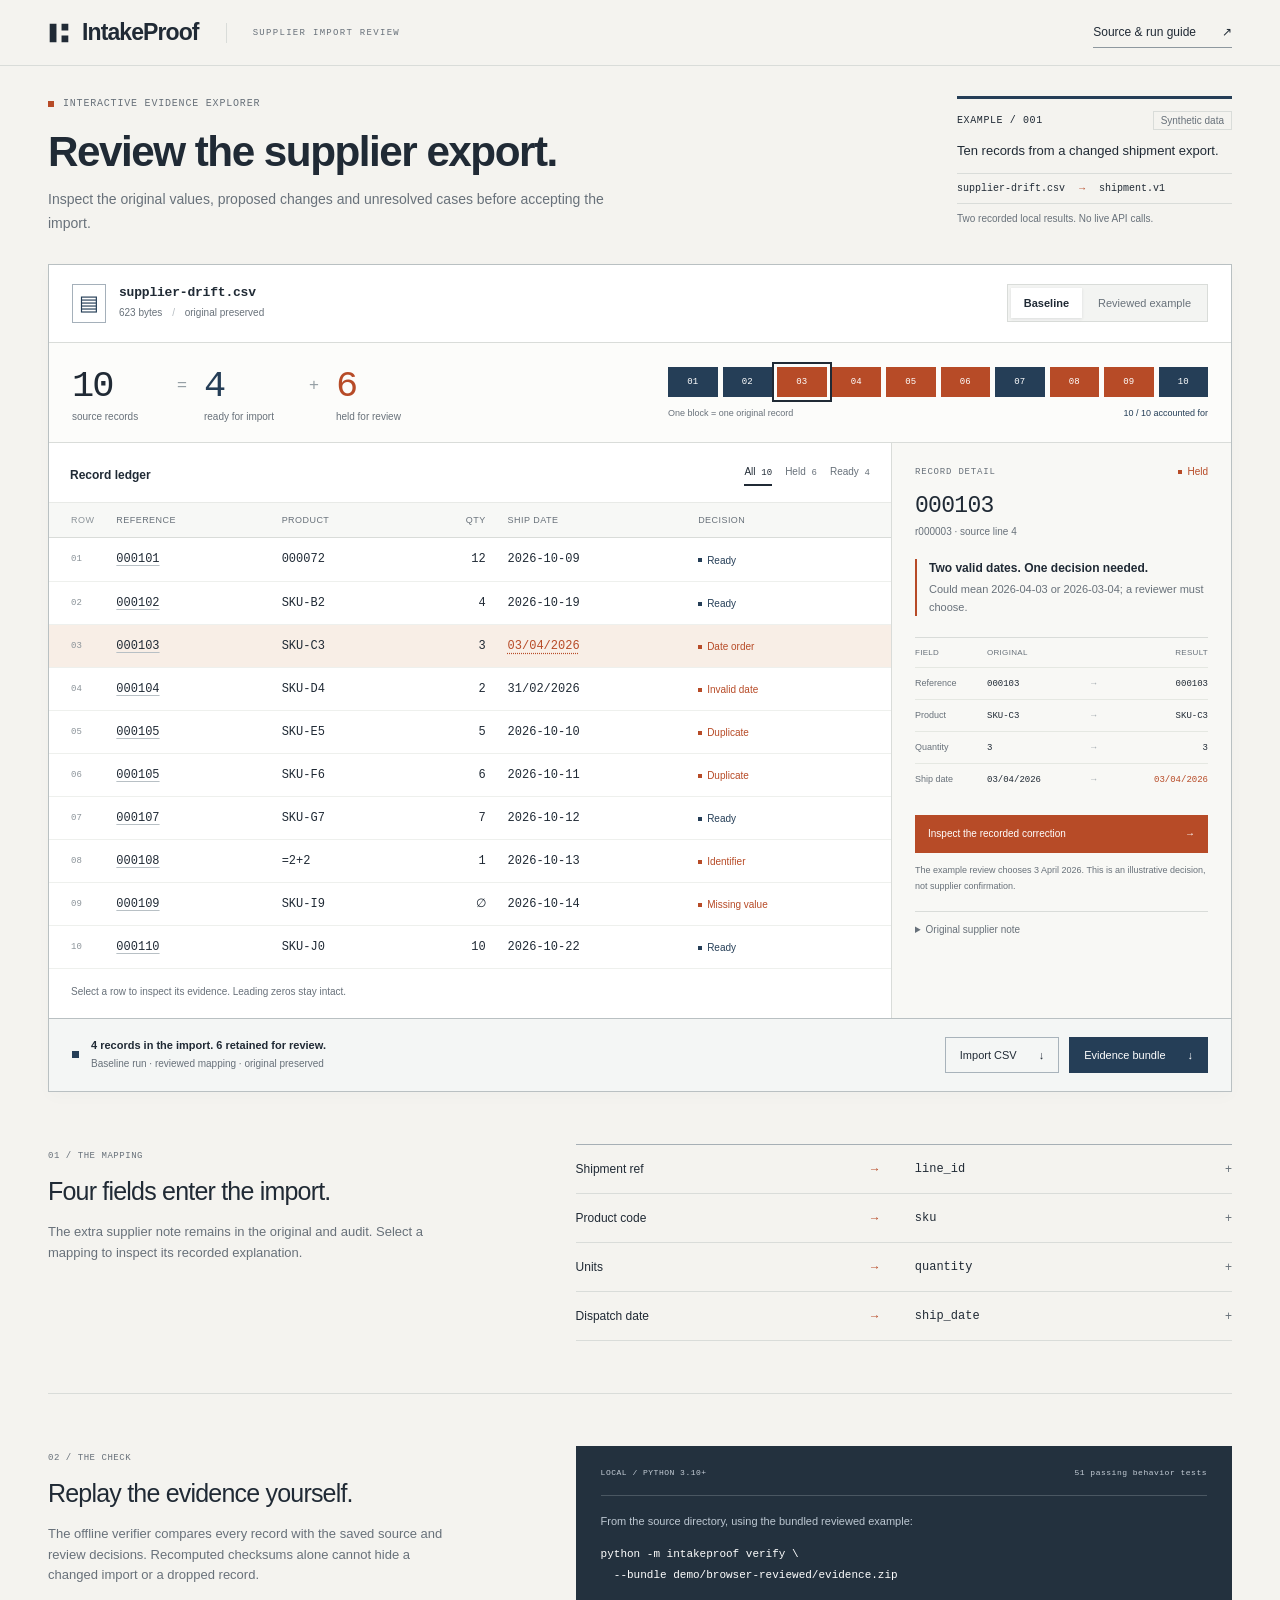
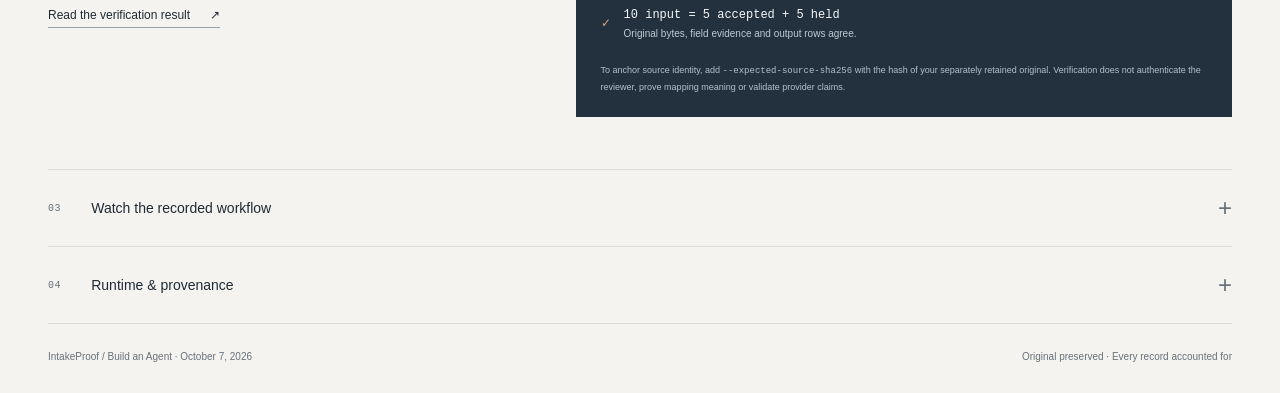
<file: docs/index.html>
<!doctype html>
<html lang="en">
<head>
  <meta charset="utf-8">
  <meta name="viewport" content="width=device-width,initial-scale=1">
  <meta name="description" content="Inspect an actual supplier-import repair: ten source records, a reviewed mapping, unresolved exceptions and downloadable evidence.">
  <title>IntakeProof — supplier import review</title>
  <link rel="stylesheet" href="explorer.css?v=0.4.0">
  <script src="explorer.js?v=0.4.0" defer></script>
</head>
<body>
  <header class="masthead">
    <a class="wordmark" href="./" aria-label="IntakeProof home"><svg width="26" height="28" viewBox="0 0 26 28" fill="none" aria-hidden="true"><path d="M2 3h8v22H2zM16 3h8v8h-8zM16 17h8v8h-8z" fill="currentColor"/></svg>IntakeProof</a>
    <span class="masthead-note">SUPPLIER IMPORT REVIEW</span>
    <a class="source-link" href="https://github.com/hera-user/intakeproof">Source & run guide <span aria-hidden="true">↗</span></a>
  </header>
  <main>
    <section class="intro" aria-labelledby="page-title">
      <div><p class="overline"><span class="signal"></span> Interactive evidence explorer</p><h1 id="page-title">Review the supplier export.</h1><p class="lede">Inspect the original values, proposed changes and unresolved cases before accepting the import.</p></div>
      <div class="specimen"><div class="specimen-heading"><span class="mono">EXAMPLE / 001</span><span class="specimen-tag">Synthetic data</span></div><p>Ten records from a changed shipment export.</p><div class="specimen-files"><span>supplier-drift.csv</span><span aria-hidden="true">↓</span><span>shipment.v1</span></div><div class="specimen-foot">Two recorded local results. No live API calls.</div></div>
    </section>
    <section class="workbench" aria-labelledby="workbench-title">
      <div class="workbench-top"><div class="batch-title"><span class="file-glyph" aria-hidden="true">▤</span><div><h2 id="workbench-title">supplier-drift.csv</h2><p>623 bytes <span aria-hidden="true">/</span> original preserved</p></div></div><div class="run-switch" role="group" aria-label="Recorded result"><button id="mode-baseline" type="button" aria-pressed="true">Baseline</button><button id="mode-reviewed" type="button" aria-pressed="false">Reviewed example</button></div></div>
      <div id="load-error" class="load-error" role="alert" hidden>The recorded evidence could not be loaded. <a href="assets/reviewed-evidence.zip">Download the evidence ZIP</a> or use the source guide above.</div>
      <div id="explorer-content" aria-busy="true">
        <div class="accounting">
          <div class="equation"><div><strong id="total-count">10</strong><span>source records</span></div><b aria-hidden="true">=</b><div class="ready-count"><strong id="ready-count">—</strong><span>ready for import</span></div><b aria-hidden="true">+</b><div class="held-count"><strong id="held-count">—</strong><span>held for review</span></div></div>
          <div class="record-strip-wrap"><div id="record-strip" class="record-strip" aria-label="All ten source records"></div><div class="strip-legend"><span>One block = one original record</span><span id="accounting-status" aria-live="polite">Loading recorded evidence…</span></div></div>
        </div>
        <div class="review-layout">
          <div class="ledger">
            <div class="ledger-toolbar"><h3>Record ledger</h3><div class="filters" role="group" aria-label="Filter records"><button type="button" data-filter="all" aria-pressed="true">All <span id="filter-all">10</span></button><button type="button" data-filter="review" aria-pressed="false">Held <span id="filter-review">—</span></button><button type="button" data-filter="accepted" aria-pressed="false">Ready <span id="filter-ready">—</span></button></div></div>
            <div class="table-scroll"><table class="ledger-table"><caption class="sr-only">Select a source record to inspect its original values, transformation and review evidence.</caption><thead><tr><th scope="col">Row</th><th scope="col">Reference</th><th scope="col">Product</th><th scope="col" class="numeric">Qty</th><th scope="col">Ship date</th><th scope="col">Decision</th></tr></thead><tbody id="ledger-body"></tbody></table></div>
            <p class="ledger-note">Select a row to inspect its evidence. Leading zeros stay intact.</p>
          </div>
          <aside class="inspector" aria-labelledby="inspector-title">
            <div class="inspector-top"><span class="overline">Record detail</span><span id="selected-status" class="decision held">Held</span></div>
            <h3 id="inspector-title">Inspect a record</h3><p id="selected-location" class="inspector-location"></p>
            <div id="issue-summary" class="issue-summary"></div><div id="field-comparison" class="field-comparison"></div><div id="recorded-decision" class="recorded-decision" hidden></div>
            <button id="show-correction" type="button" class="action-button" hidden>Inspect the recorded correction <span aria-hidden="true">→</span></button>
            <p id="correction-context" class="inspector-foot"></p><details class="source-note"><summary>Original supplier note</summary><p id="supplier-note"></p></details>
          </aside>
        </div>
        <div class="export-bar"><div><span class="export-dot" aria-hidden="true"></span><p><strong id="export-heading">Recorded evidence</strong><span id="export-description">Original + import + unresolved records + audit</span></p></div><div class="export-actions"><a id="import-link" class="quiet-button" href="assets/baseline-import.csv" download>Import CSV <span aria-hidden="true">↓</span></a><a id="bundle-link" class="solid-button" href="assets/baseline-evidence.zip" download>Evidence bundle <span aria-hidden="true">↓</span></a></div></div>
      </div>
    </section>
    <section class="mapping-section" aria-labelledby="mapping-title"><div class="section-label"><span class="mono">01 / THE MAPPING</span><h2 id="mapping-title">Four fields enter the import.</h2><p>The extra supplier note remains in the original and audit. Select a mapping to inspect its recorded explanation.</p></div><div id="mapping-list" class="mapping-list"></div></section>
    <section class="verification-section" aria-labelledby="verification-title"><div class="section-label"><span class="mono">02 / THE CHECK</span><h2 id="verification-title">Replay the evidence yourself.</h2><p>The offline verifier compares every record with the saved source and review decisions. Recomputed checksums alone cannot hide a changed import or a dropped record.</p><a href="assets/verification.json" class="text-link">Read the verification result <span aria-hidden="true">↗</span></a></div><div class="terminal"><div class="terminal-title"><span>LOCAL / PYTHON 3.10+</span><span>51 passing behavior tests</span></div><p>From the source directory, using the bundled reviewed example:</p><pre><code>python -m intakeproof verify \
  --bundle demo/browser-reviewed/evidence.zip</code></pre><div class="terminal-result"><span aria-hidden="true">✓</span><div>10 input = 5 accepted + 5 held<small>Original bytes, field evidence and output rows agree.</small></div></div><p class="terminal-note">To anchor source identity, add <code>--expected-source-sha256</code> with the hash of your separately retained original. Verification does not authenticate the reviewer, prove mapping meaning or validate provider claims.</p></div></section>
    <section class="details-section"><details class="project-details"><summary><span><span class="mono">03</span> Watch the recorded workflow</span><span class="details-plus" aria-hidden="true">+</span></summary><div class="details-content"><video controls preload="none" poster="assets/start.jpg"><source src="demo.mp4" type="video/mp4"><a href="demo.mp4">Download the walkthrough</a></video><p>A 70-second paced walkthrough of actual app screenshots from the earlier interface. Synthetic data, local execution and an illustrative review decision. The downloadable reviewed evidence matches the video; this is not a continuous screen recording.</p></div></details><details class="project-details"><summary><span><span class="mono">04</span> Runtime & provenance</span><span class="details-plus" aria-hidden="true">+</span></summary><div class="details-content provenance"><div><h3>What is running here</h3><p>This page explores saved results from the local Python app. Switching views does not call a model, run a new import or record a new review decision. The baseline is a separate local run of the same original file; each bundle retains its actual run identity.</p><p>OpenAI Responses and Agent37 Cloud adapters are implemented and tested with explicit doubles. Actual sponsor API calls remain unverified. Codex assisted development.</p></div><div><h3>Original source</h3><a href="assets/original.csv" download class="text-link">Download the synthetic CSV ↓</a><p class="mono hash">96c98a6f890f86904a0395f217412170a00732e16bcb4e03bd4a99a0867fa105</p><p id="run-identity" class="mono hash"></p><p class="small">Example file: 623 bytes · 10 logical records.</p></div></div></details></section>
    <footer><span>IntakeProof <span class="muted">/</span> Build an Agent · October 7, 2026</span><span>Original preserved · Every record accounted for</span></footer>
  </main>
</body>
</html>
</file>
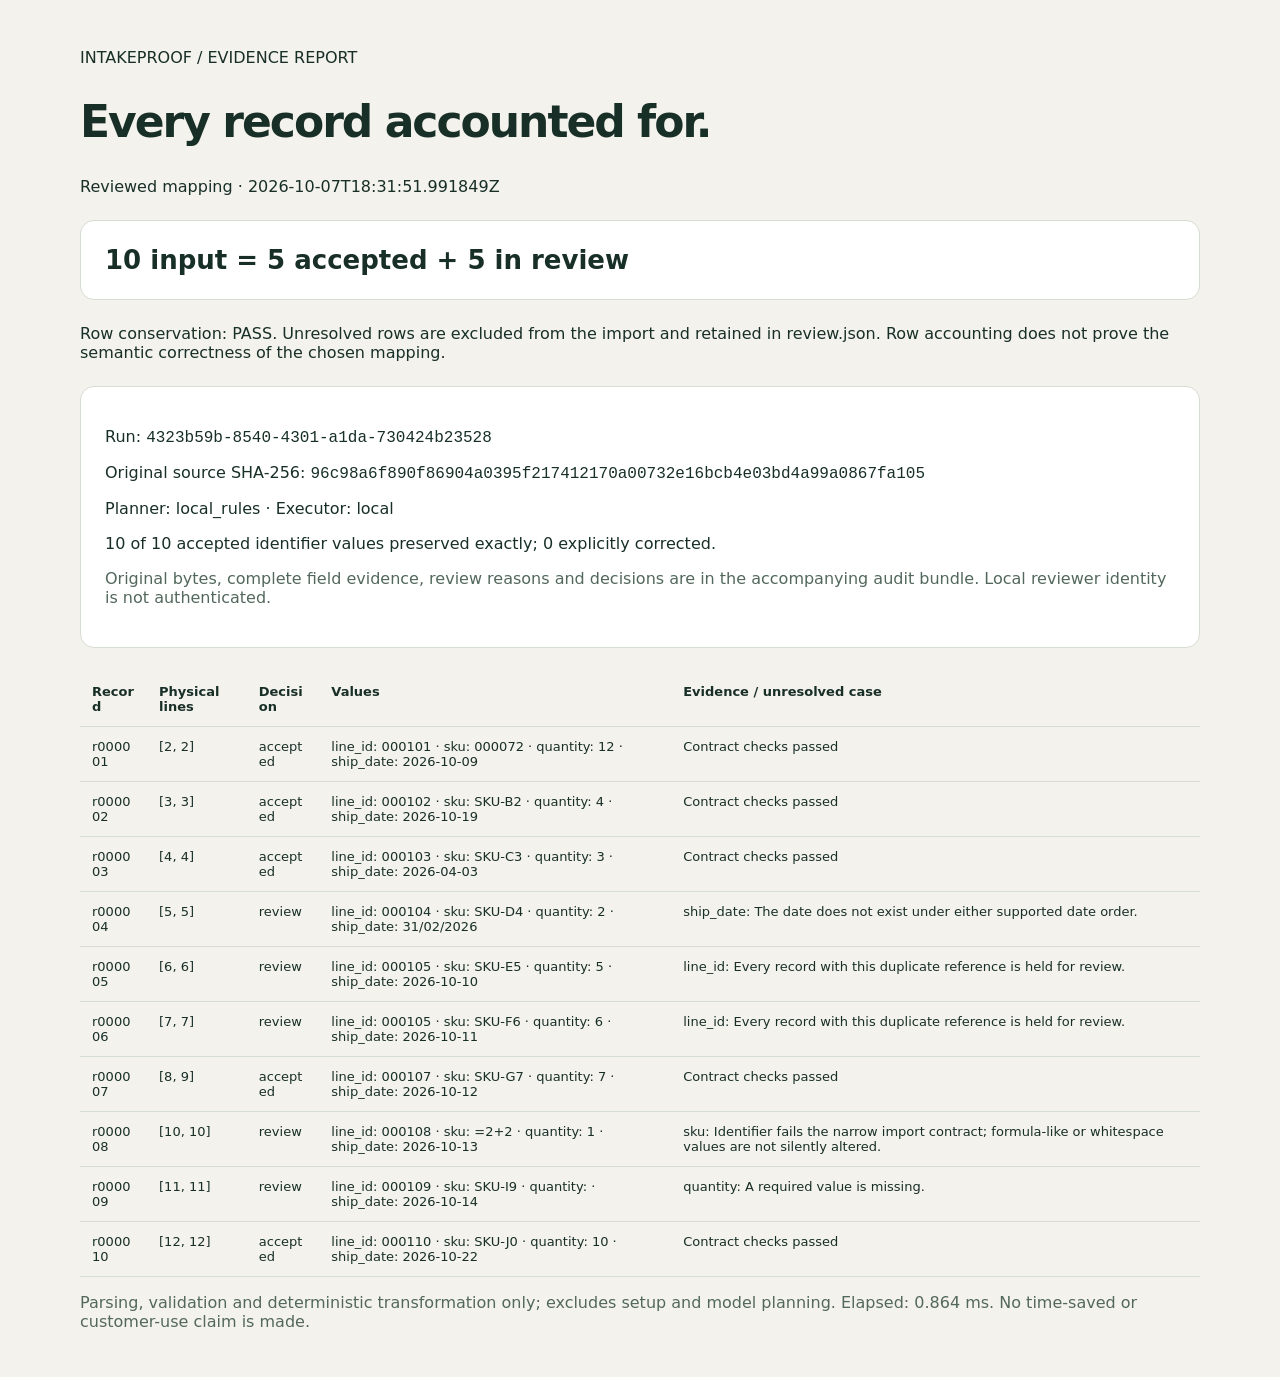
<file: demo/browser-reviewed/report.html>
<!doctype html><html lang="en"><meta charset="utf-8"><meta name="viewport" content="width=device-width,initial-scale=1"><title>IntakeProof evidence report</title>
<style>body{font:16px system-ui;background:#f4f2ec;color:#182f28;max-width:1120px;margin:48px auto;padding:0 24px}h1{font-size:44px;letter-spacing:-2px}.card{background:white;border:1px solid #d5ddd4;border-radius:14px;padding:24px;margin:24px 0}.stats{font-size:26px;font-weight:700}table{border-collapse:collapse;width:100%;font-size:13px}td,th{text-align:left;padding:12px;border-bottom:1px solid #d5ddd4;vertical-align:top;overflow-wrap:anywhere}code{overflow-wrap:anywhere}.muted{color:#53685c}@media print{body{margin:10px}}</style>
<p>INTAKEPROOF / EVIDENCE REPORT</p><h1>Every record accounted for.</h1><p>Reviewed mapping · 2026-10-07T18:31:51.991849Z</p>
<div class="card stats">10 input = 5 accepted + 5 in review</div>
<p>Row conservation: PASS. Unresolved rows are excluded from the import and retained in review.json. Row accounting does not prove the semantic correctness of the chosen mapping.</p>
<div class="card"><p>Run: <code>4323b59b-8540-4301-a1da-730424b23528</code></p><p>Original source SHA-256: <code>96c98a6f890f86904a0395f217412170a00732e16bcb4e03bd4a99a0867fa105</code></p><p>Planner: local_rules · Executor: local</p><p>10 of 10 accepted identifier values preserved exactly; 0 explicitly corrected.</p><p class="muted">Original bytes, complete field evidence, review reasons and decisions are in the accompanying audit bundle. Local reviewer identity is not authenticated.</p></div>
<table><thead><tr><th>Record</th><th>Physical lines</th><th>Decision</th><th>Values</th><th>Evidence / unresolved case</th></tr></thead><tbody><tr><td>r000001</td><td>[2, 2]</td><td>accepted</td><td>line_id: 000101 · sku: 000072 · quantity: 12 · ship_date: 2026-10-09</td><td>Contract checks passed</td></tr><tr><td>r000002</td><td>[3, 3]</td><td>accepted</td><td>line_id: 000102 · sku: SKU-B2 · quantity: 4 · ship_date: 2026-10-19</td><td>Contract checks passed</td></tr><tr><td>r000003</td><td>[4, 4]</td><td>accepted</td><td>line_id: 000103 · sku: SKU-C3 · quantity: 3 · ship_date: 2026-04-03</td><td>Contract checks passed</td></tr><tr><td>r000004</td><td>[5, 5]</td><td>review</td><td>line_id: 000104 · sku: SKU-D4 · quantity: 2 · ship_date: 31/02/2026</td><td>ship_date: The date does not exist under either supported date order.</td></tr><tr><td>r000005</td><td>[6, 6]</td><td>review</td><td>line_id: 000105 · sku: SKU-E5 · quantity: 5 · ship_date: 2026-10-10</td><td>line_id: Every record with this duplicate reference is held for review.</td></tr><tr><td>r000006</td><td>[7, 7]</td><td>review</td><td>line_id: 000105 · sku: SKU-F6 · quantity: 6 · ship_date: 2026-10-11</td><td>line_id: Every record with this duplicate reference is held for review.</td></tr><tr><td>r000007</td><td>[8, 9]</td><td>accepted</td><td>line_id: 000107 · sku: SKU-G7 · quantity: 7 · ship_date: 2026-10-12</td><td>Contract checks passed</td></tr><tr><td>r000008</td><td>[10, 10]</td><td>review</td><td>line_id: 000108 · sku: =2+2 · quantity: 1 · ship_date: 2026-10-13</td><td>sku: Identifier fails the narrow import contract; formula-like or whitespace values are not silently altered.</td></tr><tr><td>r000009</td><td>[11, 11]</td><td>review</td><td>line_id: 000109 · sku: SKU-I9 · quantity:  · ship_date: 2026-10-14</td><td>quantity: A required value is missing.</td></tr><tr><td>r000010</td><td>[12, 12]</td><td>accepted</td><td>line_id: 000110 · sku: SKU-J0 · quantity: 10 · ship_date: 2026-10-22</td><td>Contract checks passed</td></tr></tbody></table>
<p class="muted">Parsing, validation and deterministic transformation only; excludes setup and model planning. Elapsed: 0.864 ms. No time-saved or customer-use claim is made.</p></html>
</file>
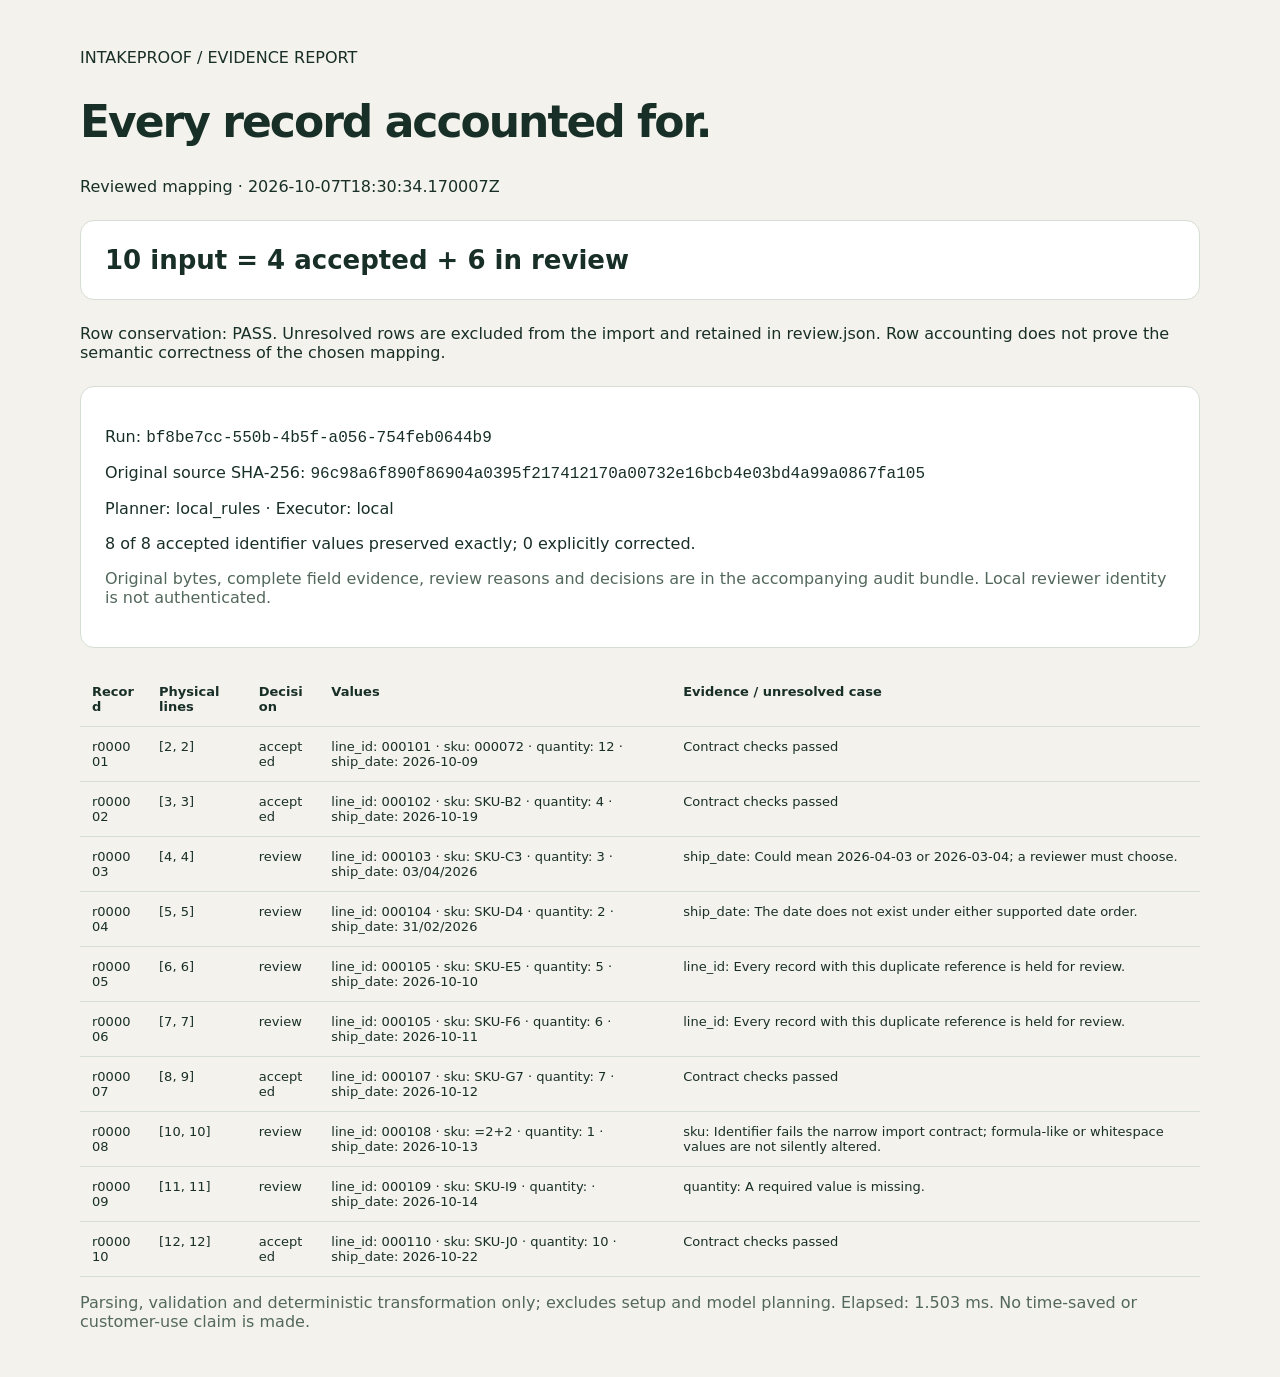
<file: demo/local-baseline/report.html>
<!doctype html><html lang="en"><meta charset="utf-8"><meta name="viewport" content="width=device-width,initial-scale=1"><title>IntakeProof evidence report</title>
<style>body{font:16px system-ui;background:#f4f2ec;color:#182f28;max-width:1120px;margin:48px auto;padding:0 24px}h1{font-size:44px;letter-spacing:-2px}.card{background:white;border:1px solid #d5ddd4;border-radius:14px;padding:24px;margin:24px 0}.stats{font-size:26px;font-weight:700}table{border-collapse:collapse;width:100%;font-size:13px}td,th{text-align:left;padding:12px;border-bottom:1px solid #d5ddd4;vertical-align:top;overflow-wrap:anywhere}code{overflow-wrap:anywhere}.muted{color:#53685c}@media print{body{margin:10px}}</style>
<p>INTAKEPROOF / EVIDENCE REPORT</p><h1>Every record accounted for.</h1><p>Reviewed mapping · 2026-10-07T18:30:34.170007Z</p>
<div class="card stats">10 input = 4 accepted + 6 in review</div>
<p>Row conservation: PASS. Unresolved rows are excluded from the import and retained in review.json. Row accounting does not prove the semantic correctness of the chosen mapping.</p>
<div class="card"><p>Run: <code>bf8be7cc-550b-4b5f-a056-754feb0644b9</code></p><p>Original source SHA-256: <code>96c98a6f890f86904a0395f217412170a00732e16bcb4e03bd4a99a0867fa105</code></p><p>Planner: local_rules · Executor: local</p><p>8 of 8 accepted identifier values preserved exactly; 0 explicitly corrected.</p><p class="muted">Original bytes, complete field evidence, review reasons and decisions are in the accompanying audit bundle. Local reviewer identity is not authenticated.</p></div>
<table><thead><tr><th>Record</th><th>Physical lines</th><th>Decision</th><th>Values</th><th>Evidence / unresolved case</th></tr></thead><tbody><tr><td>r000001</td><td>[2, 2]</td><td>accepted</td><td>line_id: 000101 · sku: 000072 · quantity: 12 · ship_date: 2026-10-09</td><td>Contract checks passed</td></tr><tr><td>r000002</td><td>[3, 3]</td><td>accepted</td><td>line_id: 000102 · sku: SKU-B2 · quantity: 4 · ship_date: 2026-10-19</td><td>Contract checks passed</td></tr><tr><td>r000003</td><td>[4, 4]</td><td>review</td><td>line_id: 000103 · sku: SKU-C3 · quantity: 3 · ship_date: 03/04/2026</td><td>ship_date: Could mean 2026-04-03 or 2026-03-04; a reviewer must choose.</td></tr><tr><td>r000004</td><td>[5, 5]</td><td>review</td><td>line_id: 000104 · sku: SKU-D4 · quantity: 2 · ship_date: 31/02/2026</td><td>ship_date: The date does not exist under either supported date order.</td></tr><tr><td>r000005</td><td>[6, 6]</td><td>review</td><td>line_id: 000105 · sku: SKU-E5 · quantity: 5 · ship_date: 2026-10-10</td><td>line_id: Every record with this duplicate reference is held for review.</td></tr><tr><td>r000006</td><td>[7, 7]</td><td>review</td><td>line_id: 000105 · sku: SKU-F6 · quantity: 6 · ship_date: 2026-10-11</td><td>line_id: Every record with this duplicate reference is held for review.</td></tr><tr><td>r000007</td><td>[8, 9]</td><td>accepted</td><td>line_id: 000107 · sku: SKU-G7 · quantity: 7 · ship_date: 2026-10-12</td><td>Contract checks passed</td></tr><tr><td>r000008</td><td>[10, 10]</td><td>review</td><td>line_id: 000108 · sku: =2+2 · quantity: 1 · ship_date: 2026-10-13</td><td>sku: Identifier fails the narrow import contract; formula-like or whitespace values are not silently altered.</td></tr><tr><td>r000009</td><td>[11, 11]</td><td>review</td><td>line_id: 000109 · sku: SKU-I9 · quantity:  · ship_date: 2026-10-14</td><td>quantity: A required value is missing.</td></tr><tr><td>r000010</td><td>[12, 12]</td><td>accepted</td><td>line_id: 000110 · sku: SKU-J0 · quantity: 10 · ship_date: 2026-10-22</td><td>Contract checks passed</td></tr></tbody></table>
<p class="muted">Parsing, validation and deterministic transformation only; excludes setup and model planning. Elapsed: 1.503 ms. No time-saved or customer-use claim is made.</p></html>
</file>
<file: docs/explorer.css>
:root{--ink:#202a35;--muted:#68717a;--paper:#f4f3ef;--white:#fff;--line:#d9dcd9;--navy:#253e57;--rust:#b74b27;--held-bg:#f8eee6;--ready-bg:#edf2f5;--mono:"Cascadia Code","SFMono-Regular",Consolas,monospace;font-family:"Segoe UI Variable Text","Segoe UI",Arial,sans-serif;color:var(--ink);background:var(--paper);font-synthesis:none}
*{box-sizing:border-box}body{margin:0}a{color:inherit}button,input,select{font:inherit}button,a,summary{-webkit-tap-highlight-color:transparent}button,summary{cursor:pointer}button{border:0}button:focus-visible,a:focus-visible,summary:focus-visible{outline:3px solid #c56337;outline-offset:4px}button:disabled{cursor:wait;opacity:.6}h1,h2,h3,p{margin:0}p{line-height:1.6}.mono{font-family:var(--mono);font-size:10px;letter-spacing:.06em}.muted{color:var(--muted)}.sr-only{position:absolute;width:1px;height:1px;padding:0;margin:-1px;overflow:hidden;clip:rect(0,0,0,0);white-space:nowrap;border:0}[hidden]{display:none!important}
.masthead{height:78px;max-width:1440px;margin:auto;padding:0 48px;display:flex;align-items:center;gap:27px;border-bottom:1px solid var(--line)}.wordmark{display:inline-flex;align-items:center;gap:12px;font-size:23px;letter-spacing:-.9px;font-weight:720;text-decoration:none}.wordmark svg{width:22px;height:24px}.masthead-note{font-family:var(--mono);color:var(--muted);font-size:9px;letter-spacing:1.3px;border-left:1px solid var(--line);padding:5px 0 5px 26px}.source-link{margin-left:auto;font-size:12px;text-decoration:none;display:flex;gap:26px;align-items:center;border-bottom:1px solid #8e989f;padding:8px 0}.source-link:hover{color:var(--rust);border-color:var(--rust)}main{max-width:1440px;margin:auto;padding:0 48px}
.intro{display:flex;justify-content:space-between;align-items:flex-start;gap:60px;padding:60px 0 42px}.overline{font-family:var(--mono);font-size:10px;letter-spacing:.8px;text-transform:uppercase;color:var(--muted);display:flex;align-items:center;gap:9px}.signal{width:6px;height:6px;background:var(--rust)}h1{font-size:clamp(44px,4.3vw,62px);font-weight:590;line-height:1.02;letter-spacing:-2.5px;margin-top:20px}.lede{font-size:15px;color:var(--muted);max-width:465px;margin-top:21px;line-height:1.7}.specimen{margin-top:7px;width:307px;flex-shrink:0;border-top:3px solid var(--navy);padding-top:16px}.specimen-heading{display:flex;align-items:center;justify-content:space-between;gap:15px}.specimen-tag{font-size:10px;color:var(--muted);border:1px solid var(--line);padding:3px 7px}.specimen>p{font-size:18px;font-weight:480;line-height:1.5;margin:20px 0}.specimen-files{font:12px var(--mono);display:flex;align-items:center;gap:14px;padding:13px 0;border-top:1px solid var(--line);border-bottom:1px solid var(--line)}.specimen-files span:nth-child(2){color:var(--rust);transform:rotate(-90deg)}.specimen-foot{font-size:10px;color:var(--muted);padding-top:13px}
.workbench{border:1px solid #b9c0c2;background:var(--white);box-shadow:0 5px 16px #202a3505}.workbench-top{padding:19px 23px;display:flex;align-items:center;justify-content:space-between;gap:25px;border-bottom:1px solid var(--line)}.batch-title{display:flex;align-items:center;gap:13px}.file-glyph{width:34px;height:39px;border:1px solid #a5b0ba;display:grid;place-items:center;color:var(--navy);font-size:21px}.batch-title h2{font:600 13px var(--mono);letter-spacing:-.2px}.batch-title p{font-size:10px;color:var(--muted);margin-top:5px}.batch-title p span{padding:0 7px;color:#b5bcc1}.run-switch{display:flex;gap:3px;border:1px solid var(--line);padding:3px;background:#f3f4f2}.run-switch button{padding:9px 13px;color:var(--muted);background:transparent;font-size:11px}.run-switch button[aria-pressed=true]{background:var(--white);color:var(--ink);box-shadow:0 1px 3px #202a351c;font-weight:650}.run-switch button:hover{color:var(--ink)}
.accounting{padding:23px;display:flex;gap:35px;align-items:center;border-bottom:1px solid var(--line);background:#fcfcfa}.equation{display:flex;align-items:center;gap:17px;flex-shrink:0}.equation>div{min-width:88px}.equation strong{font-family:var(--mono);font-size:37px;line-height:1.25;font-weight:400;letter-spacing:-2px;display:block;font-variant-numeric:tabular-nums}.equation span{font-size:10px;color:var(--muted);display:block;margin-top:2px;white-space:nowrap}.equation>b{font-size:17px;font-weight:350;color:#96a0a5;margin-top:-15px}.ready-count strong{color:var(--navy)}.held-count strong{color:var(--rust)}.record-strip-wrap{flex:1;max-width:540px;margin-left:auto}.record-strip{display:flex;gap:5px}.record-block{height:30px;flex:1;background:var(--navy);position:relative;font:9px var(--mono);color:#fff;min-width:15px;padding:0}.record-block.held{background:var(--rust)}.record-block[aria-pressed=true]{outline:2px solid var(--ink);outline-offset:3px}.record-block:hover{filter:brightness(1.18)}.strip-legend{display:flex;justify-content:space-between;gap:12px;font-size:9px;margin-top:11px;color:var(--muted)}.strip-legend span:last-child{color:var(--navy)}
.review-layout{display:grid;grid-template-columns:minmax(0,1fr) 340px;align-items:stretch}.ledger{min-width:0}.ledger-toolbar{display:flex;align-items:center;justify-content:space-between;gap:15px;padding:20px 21px 16px}.ledger-toolbar h3{font-size:12px;font-weight:650}.filters{display:flex;gap:13px}.filters button{background:none;padding:3px 0 6px;color:var(--muted);font-size:10px;border-bottom:2px solid transparent}.filters button[aria-pressed=true]{color:var(--ink);border-bottom-color:var(--ink)}.filters span{font:9px var(--mono);padding-left:3px}.table-scroll{overflow-x:auto}.ledger-table{width:100%;border-collapse:collapse;text-align:left;white-space:nowrap;font:11px var(--mono);font-variant-numeric:tabular-nums}.ledger-table th{font:500 9px "Segoe UI",sans-serif;text-transform:uppercase;letter-spacing:.45px;color:var(--muted);background:#f7f8f6;border-top:1px solid #e8eae7;border-bottom:1px solid var(--line);padding:12px 11px}.ledger-table td{padding:13px 11px;border-bottom:1px solid #eef0ed;height:43px}.ledger-table th:first-child,.ledger-table td:first-child{padding-left:22px;color:#8b9399;width:47px;font-size:9px}.ledger-table td:last-child{padding-right:20px}.ledger-table .numeric{text-align:right}.ledger-table tr.selected td{background:#f8eee6}.ledger-table tbody tr:hover td{background:#f3f5f4}.ledger-table tbody tr.selected:hover td{background:#f6e9df}.row-select{font:inherit;text-decoration:underline;text-decoration-color:#b8c0c5;text-underline-offset:3px;background:none;color:var(--ink);padding:0;text-align:left}.row-select:hover{color:var(--rust)}.date-ambiguous{color:var(--rust);text-decoration:underline dotted;text-underline-offset:4px}.decision{font:9px "Segoe UI",sans-serif;white-space:nowrap;display:inline-flex;align-items:center;gap:5px}.decision::before{content:"";width:4px;height:4px;background:currentColor;flex-shrink:0}.decision.held{color:var(--rust)}.decision.ready{color:var(--navy)}.ledger-note{font-size:10px;color:var(--muted);padding:15px 22px 18px}.no-results{font-size:11px!important;color:var(--muted)}
.inspector{background:#f8f8f5;border-left:1px solid var(--line);padding:23px 23px 20px;min-width:0}.inspector-top{display:flex;align-items:center;justify-content:space-between;gap:10px}.inspector-top .overline{font-size:9px}.inspector h3{font:500 23px var(--mono);letter-spacing:-.7px;margin:16px 0 5px}.inspector-location{font-size:10px;color:var(--muted)}.issue-summary{margin:19px 0 21px;padding-left:12px;border-left:2px solid var(--rust)}.issue-summary.ready{border-color:var(--navy)}.issue-summary h4{font-size:12px;line-height:1.5;margin:0 0 4px;font-weight:650}.issue-summary p{font-size:11px;color:var(--muted);line-height:1.6}.field-comparison{border-top:1px solid var(--line)}.field-head,.field-row{display:grid;grid-template-columns:65px minmax(0,1fr) 13px minmax(0,1fr);gap:7px;align-items:baseline}.field-head{padding:10px 0;font-size:8px;text-transform:uppercase;letter-spacing:.3px;color:var(--muted)}.field-head span:last-child{text-align:right}.field-row{padding:10px 0;border-top:1px solid #e5e8e2;font:9px var(--mono)}.field-row .field-name{font:9px "Segoe UI",sans-serif;color:var(--muted)}.field-row .field-value{overflow-wrap:anywhere}.field-row .field-arrow{color:#a0a8ae}.field-row .target{text-align:right}.field-row.changed .target{color:var(--rust);font-weight:700}.field-row.issue .target{color:var(--rust)}.recorded-decision{border:1px solid #c6d1d9;background:#edf2f4;padding:12px;margin-top:18px}.recorded-decision strong{font-size:10px;font-weight:650}.recorded-decision p{font-size:10px;line-height:1.7;margin-top:6px;color:#4c6375}.action-button{width:100%;display:flex;align-items:center;justify-content:space-between;gap:14px;text-align:left;background:var(--rust);color:#fff;padding:12px 13px;font-size:10px;margin-top:20px;line-height:1.4}.action-button:hover{background:#993b1a}.inspector-foot{font-size:9px;line-height:1.7;color:var(--muted);margin-top:10px}.source-note{border-top:1px solid var(--line);padding-top:12px;margin-top:17px;font-size:10px;color:var(--muted)}.source-note summary{font-size:10px}.source-note p{white-space:pre-wrap;overflow-wrap:anywhere;margin-top:10px;line-height:1.65}
.export-bar{border-top:1px solid #b9c0c2;padding:18px 23px;display:flex;align-items:center;justify-content:space-between;gap:20px;background:#f4f6f5}.export-bar>div:first-child{display:flex;align-items:center;gap:12px}.export-dot{width:7px;height:7px;background:var(--navy)}.export-bar strong{display:block;font-size:11px;font-weight:650}.export-bar p>span{display:block;font-size:10px;color:var(--muted);margin-top:2px}.export-actions{display:flex;align-items:center;gap:10px}.solid-button,.quiet-button{display:inline-flex;align-items:center;justify-content:center;gap:22px;text-decoration:none;font-size:11px;padding:11px 14px;border:1px solid #a8b3bb}.solid-button{background:var(--navy);color:#fff;border-color:var(--navy)}.solid-button:hover{background:#152e46}.quiet-button:hover{background:#e5ebee}.load-error{padding:30px;font-size:13px;color:var(--rust)}
.mapping-section,.verification-section{display:grid;grid-template-columns:minmax(0,.8fr) minmax(0,1.2fr);gap:90px;padding:52px 0;border-bottom:1px solid var(--line)}.section-label>.mono{color:var(--muted);font-size:9px}.section-label h2{font-size:25px;font-weight:520;line-height:1.25;letter-spacing:-.8px;margin:14px 0 15px;max-width:330px}.section-label p{font-size:13px;color:var(--muted);max-width:400px}.mapping-list{border-top:1px solid #a6afb5}.mapping-item{border-bottom:1px solid var(--line)}.mapping-item summary{list-style:none;display:grid;grid-template-columns:1fr 30px 1fr 24px;gap:16px;align-items:center;padding:17px 0;font-size:12px}.mapping-item summary::-webkit-details-marker{display:none}.mapping-item summary code{font:12px var(--mono)}.mapping-item summary>span:nth-child(2){color:var(--rust)}.mapping-item summary>span:last-child{justify-self:end;color:var(--muted)}.mapping-item[open] summary>span:last-child{transform:rotate(45deg)}.mapping-item p{font-size:11px;line-height:1.65;color:var(--muted);padding:0 25px 16px 0}.text-link{display:inline-flex;align-items:center;gap:20px;font-size:12px;text-decoration:none;border-bottom:1px solid #97a2aa;padding-bottom:5px;margin-top:22px}.text-link:hover{color:var(--rust);border-color:var(--rust)}.terminal{background:#23313e;color:#f4f7fa;padding:22px 25px;min-width:0}.terminal-title{display:flex;justify-content:space-between;gap:15px;font:8px var(--mono);letter-spacing:.5px;color:#c4cdd6;padding-bottom:18px;border-bottom:1px solid #4a5762}.terminal>p{font-size:11px;color:#bdc8d2;margin-top:17px}.terminal pre{font:11px/1.9 var(--mono);white-space:pre-wrap;overflow-wrap:anywhere;margin:14px 0 22px;color:#fff}.terminal-result{display:flex;align-items:center;gap:13px;font:12px var(--mono)}.terminal-result>span{color:#dca276}.terminal-result small{display:block;font:10px "Segoe UI",sans-serif;color:#becad2;margin-top:6px}.terminal .terminal-note{font-size:9px;color:#b5c0c9;margin-top:23px;line-height:1.8}.terminal-note code{font-size:9px;overflow-wrap:anywhere}.project-details{border-bottom:1px solid var(--line)}.project-details>summary{display:flex;align-items:center;justify-content:space-between;list-style:none;font-size:14px;padding:24px 0}.project-details summary::-webkit-details-marker{display:none}.project-details>summary>span:first-child{display:flex;align-items:center;gap:30px}.project-details .mono{font-size:10px;color:var(--muted)}.details-plus{font-size:24px;font-weight:300;color:var(--muted)}.project-details[open] .details-plus{transform:rotate(45deg)}.details-content{padding:2px 0 32px}.details-content video{width:100%;max-width:900px;display:block;background:#202a35}.details-content>p{font-size:12px;color:var(--muted);max-width:800px;margin-top:17px}.provenance{display:grid;grid-template-columns:1fr 1fr;gap:65px}.provenance h3{font-size:13px;margin-bottom:12px}.provenance p{font-size:12px;color:var(--muted);line-height:1.8;margin-top:12px}.provenance .hash{font-size:10px;overflow-wrap:anywhere;letter-spacing:0}.provenance .text-link{margin:0}.provenance .small{font-size:10px}footer{display:flex;justify-content:space-between;gap:24px;padding:27px 0 33px;font-size:10px;color:var(--muted)}
@media(min-width:1550px){.intro{padding-top:73px;padding-bottom:50px}.review-layout{grid-template-columns:minmax(0,1fr) 370px}.ledger-table td{padding-top:15px;padding-bottom:15px}}
@media(max-width:1160px){.masthead{padding:0 30px}main{padding:0 30px}.review-layout{grid-template-columns:minmax(0,1fr) 305px}.ledger-table{font-size:10px}.ledger-table th,.ledger-table td{padding-left:9px;padding-right:9px}.ledger-table th:first-child,.ledger-table td:first-child{padding-left:15px}.inspector{padding:20px 18px}.equation{gap:10px}.equation>div{min-width:78px}.accounting{gap:24px}.equation strong{font-size:33px}.mapping-section,.verification-section{gap:55px}.filters{gap:9px}.ledger-toolbar{padding-left:15px;padding-right:15px}.record-block{font-size:8px}.strip-legend{font-size:8px}.intro{gap:40px}.specimen{width:285px}}
@media(max-width:900px){.review-layout{grid-template-columns:1fr}.inspector{border-left:0;border-top:1px solid var(--line);padding:24px;display:grid;grid-template-columns:1fr 1fr;column-gap:30px}.inspector-top,.inspector h3,.inspector-location,.issue-summary{grid-column:1}.inspector-top{grid-row:1}.inspector h3{grid-row:2}.inspector-location{grid-row:3}.issue-summary{grid-row:4;margin-bottom:10px}.field-comparison{grid-column:2;grid-row:1/5}.action-button,.recorded-decision,.inspector-foot,.source-note{grid-column:1/-1}.accounting{align-items:start}.record-strip-wrap{padding-top:8px}.strip-legend{flex-direction:column;gap:4px}.mapping-section,.verification-section{gap:35px}.terminal{padding:20px}.terminal-title{flex-direction:column;gap:8px}.ledger-table{font-size:12px}.ledger-table th{font-size:10px}.ledger-table td{padding-top:13px;padding-bottom:13px}.row-select{padding:3px 0}.field-row{font-size:10px}.specimen{width:255px}.specimen-files{font-size:10px}.masthead-note{display:none}.intro{padding-top:44px}.lede{font-size:14px}.ledger-toolbar h3{font-size:14px}.filters button{font-size:11px}}
@media(max-width:620px){.masthead{height:67px;padding:0 20px}.wordmark{font-size:21px}.source-link{font-size:10px;gap:10px}main{padding:0 16px}.intro{display:block;padding:36px 4px 27px}.overline{font-size:9px}h1{font-size:47px;letter-spacing:-2px;margin-top:17px}.lede{max-width:370px;font-size:13px;margin-top:17px}.specimen{display:none}.workbench-top{padding:16px 14px;flex-wrap:wrap;gap:16px}.batch-title h2{font-size:12px}.run-switch{width:100%}.run-switch button{flex:1;padding:9px}.accounting{display:block;padding:17px 15px}.equation{justify-content:space-between;gap:8px}.equation>div{min-width:auto}.equation strong{font-size:34px}.equation span{font-size:9px}.record-strip-wrap{margin-top:18px}.record-strip{gap:5px}.record-block{height:25px;font-size:8px}.strip-legend{flex-direction:row;gap:8px;font-size:8px;margin-top:9px}.ledger-toolbar{gap:10px;padding:18px 14px 13px}.ledger-toolbar h3{font-size:12px}.filters{gap:10px}.filters button{font-size:10px}.ledger-table{font-size:10px}.ledger-table th{font-size:8px}.ledger-table th,.ledger-table td{padding:10px 8px}.ledger-table th:first-child,.ledger-table td:first-child{padding-left:13px}.ledger-table th:last-child,.ledger-table td:last-child{padding-right:13px}.ledger-note{font-size:9px;padding:13px 14px;line-height:1.6}.inspector{display:block;padding:22px 18px}.inspector h3{font-size:23px}.field-row{font-size:10px}.field-head{font-size:9px}.field-row .field-name{font-size:10px}.issue-summary h4{font-size:13px}.issue-summary p{font-size:12px}.action-button{font-size:11px;padding:13px}.export-bar{display:block;padding:18px 16px}.export-actions{margin-top:17px}.solid-button,.quiet-button{flex:1;gap:10px;font-size:10px}.mapping-section,.verification-section{display:block;padding:35px 4px}.section-label h2{font-size:26px;max-width:none;margin:13px 0}.section-label p{font-size:12px}.mapping-list,.terminal{margin-top:25px}.mapping-item summary{font-size:12px;gap:10px}.mapping-item summary code{font-size:11px}.terminal-title{flex-direction:row;font-size:7px}.terminal-result{font-size:11px}.project-details>summary{font-size:13px;padding:21px 4px}.project-details>summary>span:first-child{gap:20px}.provenance{display:block}.provenance>div+div{margin-top:25px}.details-content{padding:0 4px 26px}footer{display:block;font-size:9px;padding:24px 4px}footer>span{display:block;margin-bottom:8px}}
@media(prefers-reduced-motion:reduce){*{scroll-behavior:auto!important}}

/* Keep the record review visible before the supporting documentation. */
@media(min-width:901px){.masthead{height:66px}.intro{padding:30px 0 28px;gap:40px}h1{font-size:clamp(33px,3.3vw,45px);letter-spacing:-1.5px;line-height:1.12;margin-top:16px}.lede{font-size:14px;max-width:565px;margin-top:13px}.specimen{width:275px;margin-top:0;padding-top:12px}.specimen>p{font-size:13px;line-height:1.45;margin:12px 0}.specimen>p br{display:none}.specimen-files{padding:9px 0;font-size:10px}.specimen-foot{padding-top:9px}.accounting{padding-top:20px;padding-bottom:20px}.ledger-table{font-size:12px}.ledger-table td{padding-top:12px;padding-bottom:12px}.decision{font-size:10px}}
@media(max-width:620px){h1{font-size:38px;line-height:1.08;max-width:320px}.intro{padding-top:27px;padding-bottom:25px}.lede{font-size:13px}.specimen{display:block;width:auto;border-top:0;margin-top:16px;padding-top:0}.specimen-heading{justify-content:flex-start;gap:10px}.specimen-heading .mono,.specimen>p,.specimen-files{display:none}.specimen-foot{padding-top:5px;font-size:9px}}
</file>
